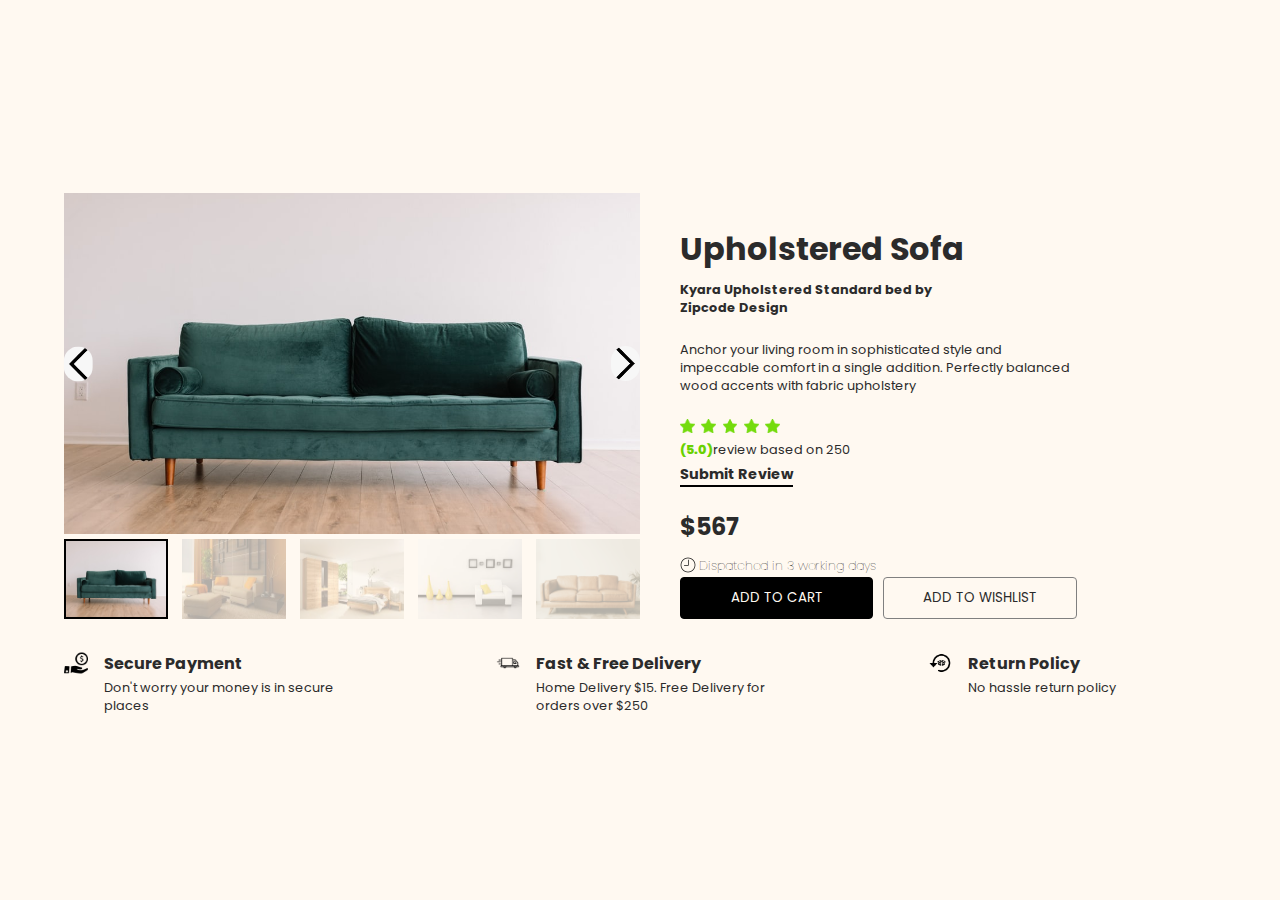
<file: E-commerce Store/index.html>
<!DOCTYPE html>
<html lang="en">

<head>
    <meta charset="UTF-8">
    <meta http-equiv="X-UA-Compatible" content="IE=edge">
    <meta name="viewport" content="width=device-width, initial-scale=1.0">
    <link rel="stylesheet" href="style.css">
    <link rel="preconnect" href="https://fonts.gstatic.com">
    <link href="https://fonts.googleapis.com/css2?family=Poppins:wght@500&display=swap" rel="stylesheet">
    <title>Furniture</title>
</head>

<body>
    <div class="container">
        <div class="main">
            <div class="image-box">
                <div id="image">
                    <img src="icons/arrow.png" onclick="leftClick()">
                    <img src="icons/arrow.png" onclick="rightClick()">
                </div>
                <div class="images">
                    <img src="images/1.jpg" alt="Sofa" active>
                    <img src="images/2.jpg" alt="Furniture">
                    <img src="images/3.jpg" alt="Design">
                    <img src="images/4.jpg" alt="Couch">
                    <img src="images/5.jpg" alt="Comfort">
                </div>
            </div>
            <div class="description">
                <h1>Upholstered Sofa</h1>
                <h3>Kyara Upholstered Standard bed by Zipcode Design</h3>
                <p>Anchor your living room in sophisticated style and impeccable comfort in a single addition. Perfectly
                    balanced wood accents with fabric upholstery</p>
                <div class="rating">
                    <img src="icons/star.png" alt="star">
                    <img src="icons/star.png" alt="star">
                    <img src="icons/star.png" alt="star">
                    <img src="icons/star.png" alt="star">
                    <img src="icons/star.png" alt="star">
                </div>
                <p><span>(5.0)</span>review based on 250</p>
                <h4>Submit Review</h4>
                <h2>$567</h2>
                <span class="group">
                    <img src="icons/clock.png">
                    <p>Dispatched in 3 working days</p>
                </span>
                <div class="btn">
                <button>ADD TO CART</button>
                <button>ADD TO WISHLIST</button>
                </div>
            </div>
        </div>
        <div class="footer">
            <div class="box">
                <img src="icons/money.png">
                <div>
                    <h3>Secure Payment</h3>
                    <p>Don't worry your money is in secure places</p>
                </div>
            </div>
            <div class="box">
                <img src="icons/truck.png">
                <div>
                    <h3>Fast & Free Delivery</h3>
                    <p>Home Delivery $15. Free Delivery for orders over $250</p>
                </div>
            </div>
            <div class="box">
                <img src="icons/return.png">
                <div>
                    <h3>Return Policy</h3>
                    <p>No hassle return policy</p>
                </div>
            </div>
        </div>
    </div>
</body>
<script src="script.js"></script>

</html>
</file>
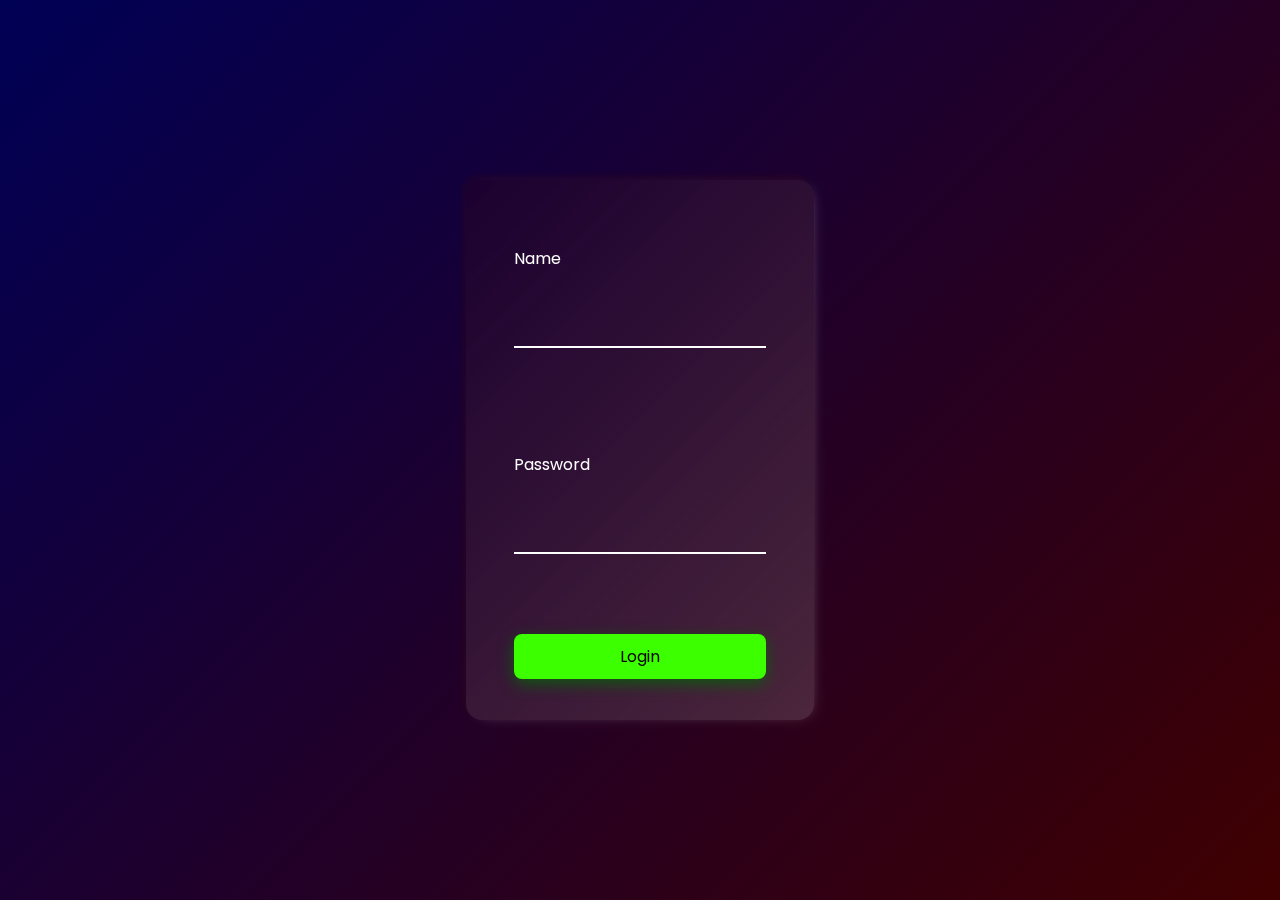
<file: Form/index.html>
<!DOCTYPE html>
<html lang="en">

<head>
    <meta charset="UTF-8">
    <meta http-equiv="X-UA-Compatible" content="IE=edge">
    <meta name="viewport" content="width=device-width, initial-scale=1.0">
    <link rel="stylesheet" href="style.css">
    <link rel="preconnect" href="https://fonts.gstatic.com">
    <link href="https://fonts.googleapis.com/css2?family=Poppins" rel="stylesheet">
    <title>Login</title>
</head>

<body>
    <div class="main">
         <form action="" method="POST" >
            <div><label for="name">Name</label>
            <input type="text" name="name" id="name" autocomplete="off"><span></span></div>
            <div><label for="pswd">Password</label>
            <input type="password" name="password" id="pswd"><span></span></div>
            <input type="submit" value="Login">
        </form>
    </div>
</body>

</html>
</file>
<file: E-commerce Store/style.css>
*{
  margin: 0;
  padding: 0;
  box-sizing: border-box;  
  color: rgb(43, 43, 43);
  font-family: 'Poppins';
}

body{
display: grid;
min-height: 100vh;
place-items: center;
background-color: rgb(255, 249, 241);
}

.container{
    width: 90vw;
    padding-top: 0.5rem;
    display: flex;
    flex-direction: column;
}

.main{
    width: 100%;
    display: flex;
}

.image-box{
    width: 50%;
}

#image{
    height: 80%;
    background-image: url('images/1.jpg');
    background-position: center;
    background-size: cover;
    transition: 0.5s;
    display: flex;
    align-items: center;
    justify-content: space-between;
}

.images{
    display: flex;
    width: 100%;
    height: 20%;
    justify-content:space-between;
    align-items:stretch;
}

.images img{
    width: 18%;
    opacity: 0.3;
    transition:opacity 1s;
    padding-top: 0.3rem;
}

.description{
    width: 50%;
    padding: 2rem 2.5rem 0rem 2.5rem;
}

.description h1{
    font-size: 2rem;
}

.description h3{
    width: 60%;
    font-size:0.8rem;
    margin: 0.5rem 0rem 1.5rem;
}

.description p{
    font-size:0.8rem;
    width:80%;
}

.rating{
    margin-top: 1.5rem;
    width: 100%;
    display: flex;
}

.rating img{
    width: 3%;
    margin-bottom:0.5rem;
    margin-right: 0.4rem;
}

span{
    color:rgb(105, 209, 0);
    font-weight: 800;
}

h4{
    position: relative;
    display: inline-block;
    font-size: 0.9rem;
    transition: 0.5s;
    margin: 0.3rem 0rem 1rem 0rem;
}

h4::after{
content: '';
height: 2px;
width: 100%;
background-color: black;
position: absolute;
top:100%;
left: 0;
}

h2{
    margin: 0.5rem 0rem;
}

.group img{
    width: 1rem;
    vertical-align: middle;
}

.group p{
    color: black;
    font-size: 0.8rem;
    font-weight: 100;
    display: inline-block;
}

#image img{
    border-radius: 2rem;
    width:5%;
    transition: 0.5s;
}

#image img:nth-child(1){
    transform: scale(-1);
}
#image img:hover{
    cursor: pointer;
    filter: invert(1);
}
.btn{
    display: flex;
    width: 80%;
}

button{
    flex: 1;
    margin-left: 10px;
    border-radius: 4px;
    padding: 10px 0px;
    border: 1px solid grey;
    color: rgb(43, 43, 43);
    transition: 0.5s;
    background-color: transparent;
}

.description button:nth-child(odd){
    margin-left: 0;
    color: rgb(255, 249, 241);
    background-color: black;
    border: 1px solid black;
}

button:hover{
    cursor: pointer;
    transform: translate(0,-2%) ;
    box-shadow: -3px 8px 10px rgb(61, 61, 61) ;
}

.footer{
    width: 100%;
    margin-top: 2rem;
    display: flex;
    align-items: flex-start;
    justify-content: space-between;
}
.box{
    width: 25%;
    display: flex;
    align-items:flex-start;
}

.box img{
width:1.5rem;
margin-right: 1rem;
}

.box h3{
    font-size: 1rem;
    margin-bottom: 0.2rem;
}

.box p{
    font-size: 0.8rem;
} 

img[active]{
    padding:0;
    opacity: 1;
    margin-top: 0.3rem;
    border: 0.15rem solid black;
    transition:opacity 1s;
}

/* MEDIA QUERIES */

@media  screen and (max-width:889px) {
    .description h3,.description h3+p{
        width: 100%;
    }
    .description{
        padding: 2rem 0.5rem 0rem 2.5rem;
    }
    .box{
        width: 30%;
    }
    .btn{
    width: 95%;
    }
}
@media  screen and (max-width:720px) {
    
    .main{
        flex-direction: column;
    }
    .image-box{
        width: 100%;
        height: 80vh;
    }
    .description{
        padding-left: 0;
        padding-right: 0;
        width: 100%;
    }
    .footer{
    flex-wrap: wrap;
    }
    .btn{
        width:80%
    }
    button{
        padding:12px 0px ;
    }
    .box{
        flex-basis: 250px;
        padding-bottom: 2rem;
    }
    #image img{
        width:8%;
    }
}
@media  screen and (max-width:414px){
    .container{
        padding-top: 1.5rem;
    }
    .description h3{
        margin: 1.5rem 0rem;
    }
    .image-box{
        height: 60vh;
    }
    .images{
        height:17.5%;
    }
    .rating img{
        width: 5%;
        margin-bottom:0.6rem;
    }
    span{
        color:rgb(105, 209, 0);
    }
    .description h1{
        font-size: 2rem;
    }
    .box img{
        width:1.4rem;
        margin-right: 1rem;
        }
        .box h3{
            font-size: 0.8rem;
            margin-bottom: 0.2rem;
        }
        .box p{
            font-size: 0.6rem;
        }
        .btn{
            width:95%;
        }
        button{
            padding:12px 0px ;
        }
        .group img{
            width: 1rem;
        }
        .group p{
            color: black;
            font-size: 0.6rem;
            font-weight: 100;
            display: inline-block; }
}
</file>
<file: Form/style.css>
*{
margin: 0;
padding: 0;
box-sizing: border-box;
font-family: 'Poppins', sans-serif;
color: white;

}
body{
width: 100vw;
min-height: 100vh;
display: grid;
place-items: center;
background-image: linear-gradient(135deg,rgb(0, 0, 85),rgb(63, 0, 0));
}
div.main{
background-image: linear-gradient(-45deg,rgb(255, 255, 255,0.15),rgb(63, 0, 0,0.2));
    padding: 1rem;
    display: flex;
animation: fade 1s;

    flex-direction: column;
    height: 60vh;
    /* width: 40%; */
    border-radius: 1rem;
    box-shadow: 4px 2px 15px -10px rgba(255, 255, 255, 0.5),
                -4px -5px 5px rgb(63, 0, 0,0.2);
    
    display: grid;
    backdrop-filter: blur(2px);
    place-items: center;
}
form div{
    width: 100%;
    height: 33%;
    display:flex;
    flex-direction: column;
    /* align-items: flex-end; */
    justify-content:space-evenly;
animation: fade 1s;

}
form{
    display: flex;
    flex-direction: column;
    justify-content: space-between;
    height: 90%;
animation: fade 1s;
width: 80%;
}
.main input{
    display: block;
    width: 100%;
    outline: none;
    position: relative;
    border:none;
    font-size: 1rem;
    display: block;
animation: fade 1s;


    background-color: transparent;
}
span{
    display: block;
height:2px;
width: 100%;
background-color: white;
transition: all 1s;
position: relative;
overflow: hidden;
transform: translateX(0%);
transition: transform 1s;
animation: fade 1s;
}
span::after{
    content: '';
    position: absolute;
    height: 100%;
    width: 0;
    left:0;
    transition:all 1s;
    background-color: green;
}
input[type="submit"]{
    padding: 10px 0px;
    color: black;
    border: none;
    outline: black;
    border-radius: 0.5rem;
    font-size: 1rem;
    /* font-weight: 00; */
    background-color: rgb(60, 255, 0);
    box-shadow: 0px 5px 15px rgb(16, 88, 16);
}
input:focus+span:after{
    width:100%;
    transition: 1s;
}
@keyframes fade {
    100%{
     transform: translateX(0%);

    }
    0%{
    transform: translateX(100%);

    }
}
</file>
